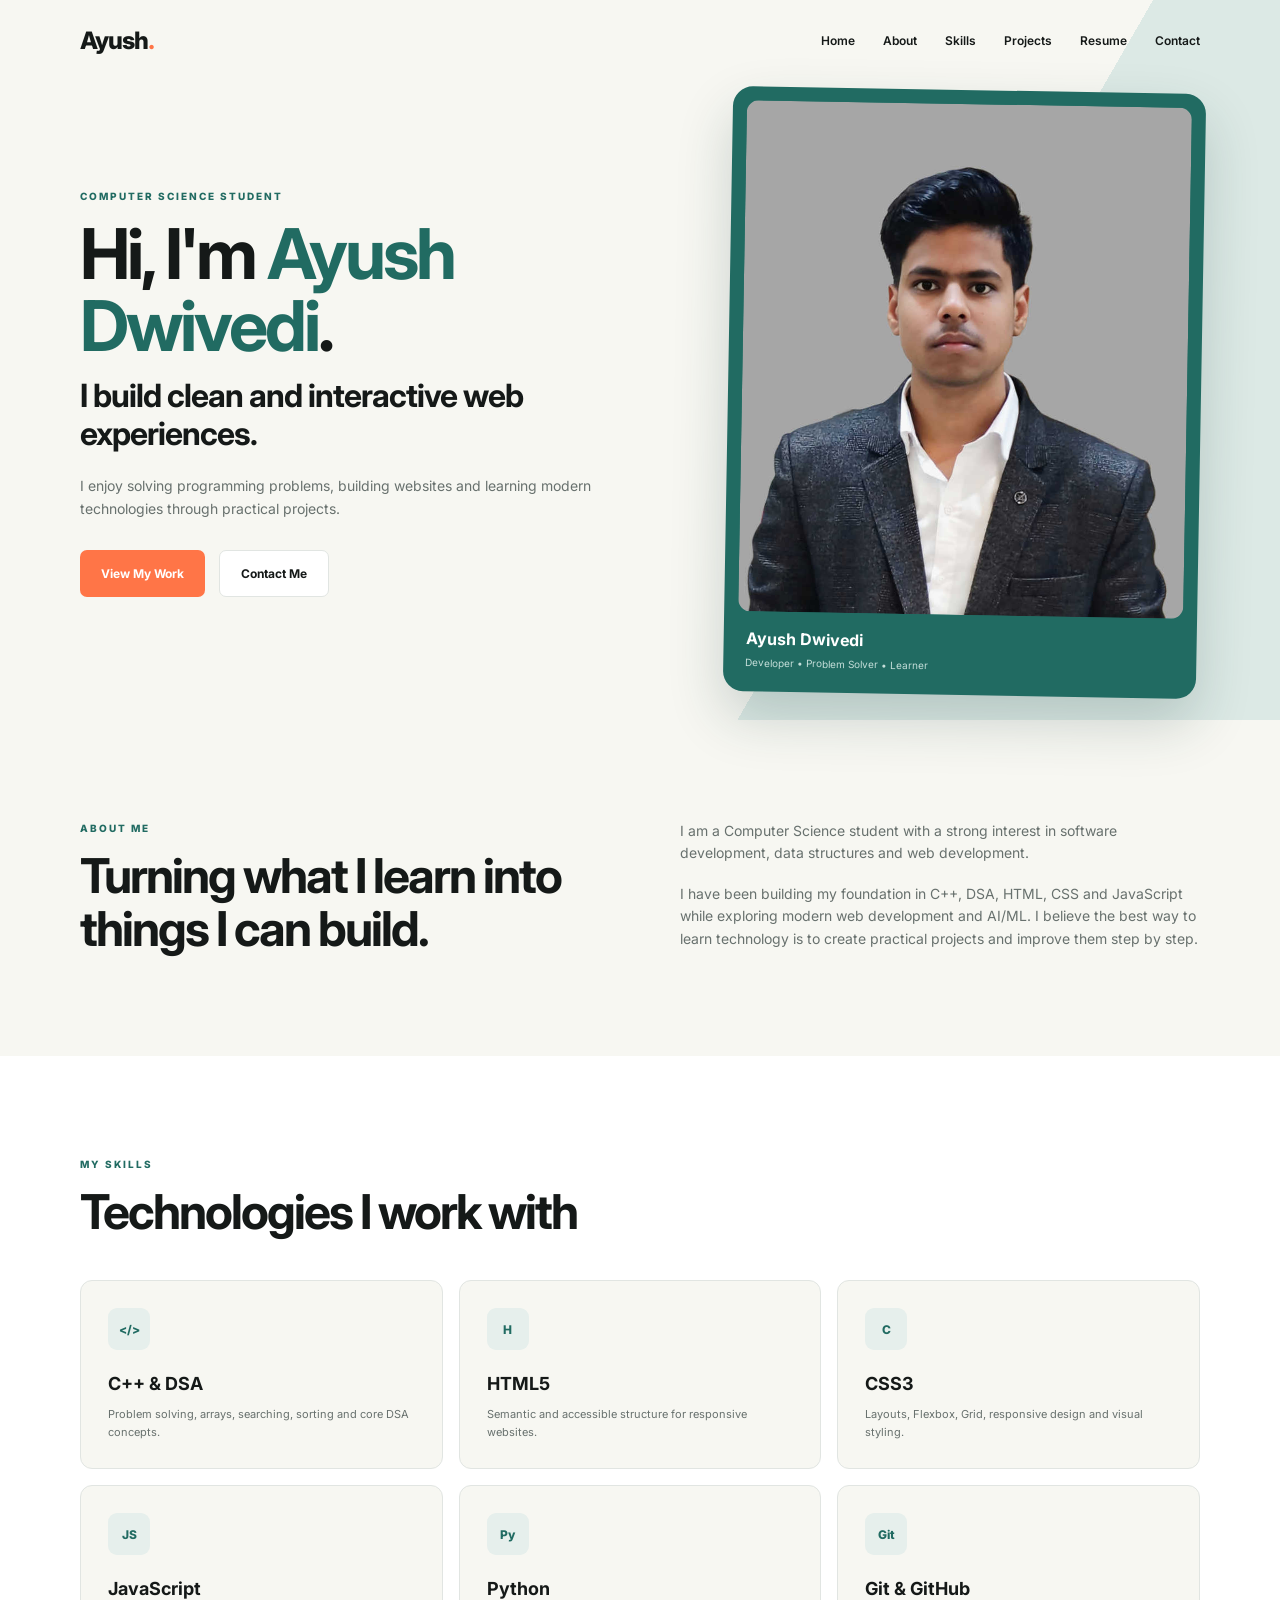
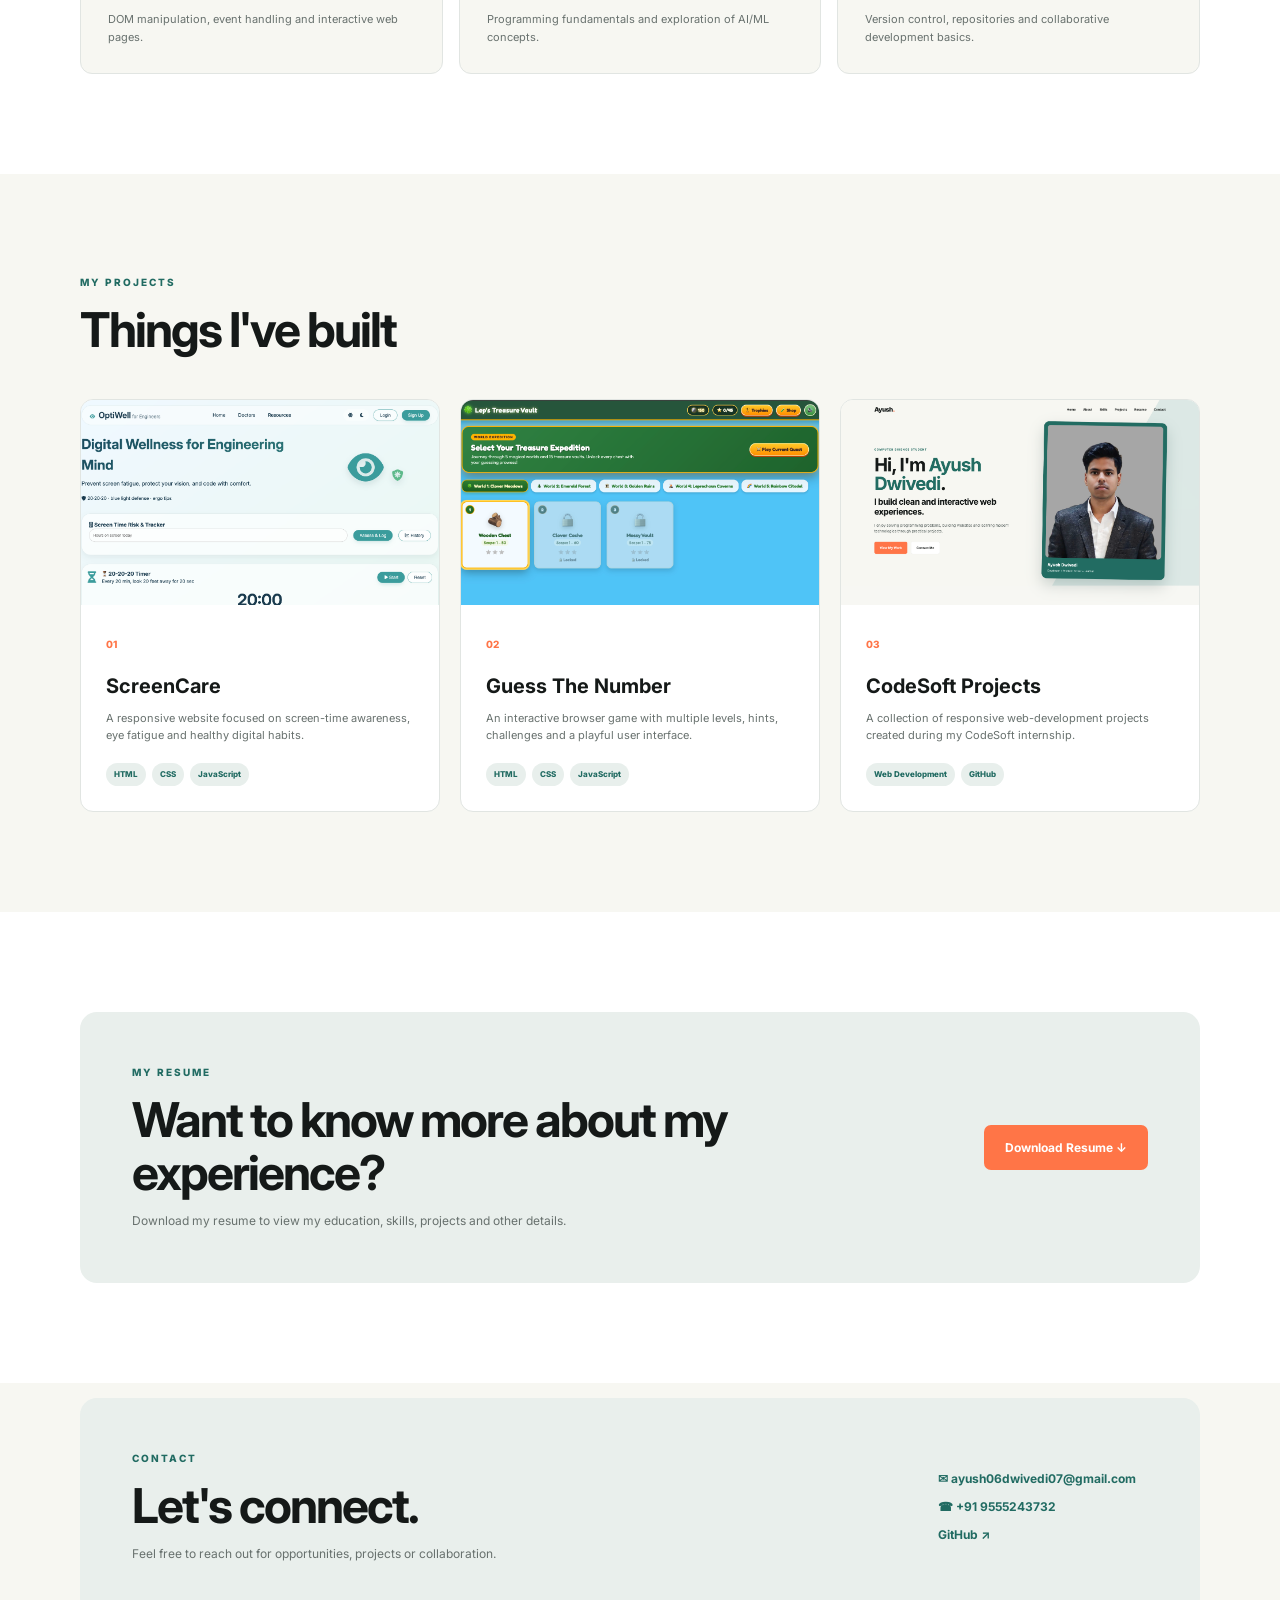
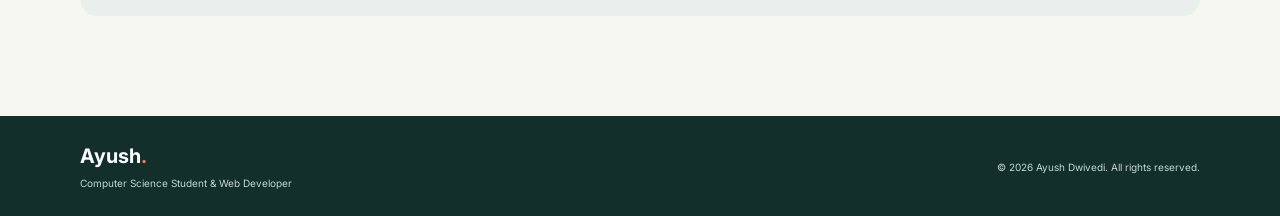
<file: codsoft_task1_complete_v2/task1/index.html>
<!DOCTYPE html>
<html lang="en">
<head>
    <meta charset="UTF-8">
    <meta name="viewport" content="width=device-width, initial-scale=1.0">
    <meta name="description" content="Ayush Dwivedi - Personal Portfolio">
    <title>Ayush Dwivedi | Portfolio</title>
    <link rel="preconnect" href="https://fonts.googleapis.com">
    <link rel="preconnect" href="https://fonts.gstatic.com" crossorigin>
    <link href="https://fonts.googleapis.com/css2?family=Inter:wght@400;500;600;700;800&display=swap" rel="stylesheet">
    <link rel="stylesheet" href="style.css">
</head>
<body>

<header class="header">
    <div class="container nav">
        <a href="#home" class="logo">Ayush<span>.</span></a>

        <button class="menu-btn" type="button" aria-label="Open navigation" aria-expanded="false">
            ☰
        </button>

        <nav class="nav-links">
            <a href="#home">Home</a>
            <a href="#about">About</a>
            <a href="#skills">Skills</a>
            <a href="#projects">Projects</a>
            <a href="#resume">Resume</a>
            <a href="#contact">Contact</a>
        </nav>
    </div>
</header>

<main>

<section class="hero" id="home">
    <div class="container hero-grid">
        <div class="hero-content">
            <p class="eyebrow">COMPUTER SCIENCE STUDENT</p>
            <h1>Hi, I'm <span>Ayush Dwivedi</span>.</h1>
            <h2>I build clean and interactive web experiences.</h2>
            <p class="hero-text">
                I enjoy solving programming problems, building websites and
                learning modern technologies through practical projects.
            </p>

            <div class="hero-buttons">
                <a class="btn primary" href="#projects">View My Work</a>
                <a class="btn secondary" href="#contact">Contact Me</a>
            </div>
        </div>

        <div class="profile-card">
            
            <img
                src="/codsoft_task1_complete_v2/task1/image.jpeg"
                alt="Profile portrait placeholder"
            >
            <div class="profile-caption">
                <strong>Ayush Dwivedi</strong>
                <span>Developer • Problem Solver • Learner</span>
            </div>
        </div>
    </div>
</section>

<section class="section" id="about">
    <div class="container two-column">
        <div>
            <p class="eyebrow">ABOUT ME</p>
            <h2>Turning what I learn into things I can build.</h2>
        </div>

        <div class="about-text">
            <p>
                I am a Computer Science student with a strong interest in
                software development, data structures and web development.
            </p>
            <p>
                I have been building my foundation in C++, DSA, HTML, CSS and
                JavaScript while exploring modern web development and AI/ML.
                I believe the best way to learn technology is to create
                practical projects and improve them step by step.
            </p>
        </div>
    </div>
</section>

<section class="section light" id="skills">
    <div class="container">
        <div class="section-heading">
            <p class="eyebrow">MY SKILLS</p>
            <h2>Technologies I work with</h2>
        </div>

        <div class="skills-grid">
            <div class="skill-card">
                <span class="skill-icon">&lt;/&gt;</span>
                <h3>C++ & DSA</h3>
                <p>Problem solving, arrays, searching, sorting and core DSA concepts.</p>
            </div>

            <div class="skill-card">
                <span class="skill-icon">H</span>
                <h3>HTML5</h3>
                <p>Semantic and accessible structure for responsive websites.</p>
            </div>

            <div class="skill-card">
                <span class="skill-icon">C</span>
                <h3>CSS3</h3>
                <p>Layouts, Flexbox, Grid, responsive design and visual styling.</p>
            </div>

            <div class="skill-card">
                <span class="skill-icon">JS</span>
                <h3>JavaScript</h3>
                <p>DOM manipulation, event handling and interactive web pages.</p>
            </div>

            <div class="skill-card">
                <span class="skill-icon">Py</span>
                <h3>Python</h3>
                <p>Programming fundamentals and exploration of AI/ML concepts.</p>
            </div>

            <div class="skill-card">
                <span class="skill-icon">Git</span>
                <h3>Git & GitHub</h3>
                <p>Version control, repositories and collaborative development basics.</p>
            </div>
        </div>
    </div>
</section>

<section class="section" id="projects">
    <div class="container">
        <div class="section-heading">
            <p class="eyebrow">MY PROJECTS</p>
            <h2>Things I've built</h2>
        </div>

        <div class="project-grid">

            <article class="project-card">
                <img
                    src="/codsoft_task1_complete_v2/task1/screen.png"
                    alt="Website interface on a laptop"
                >
                <div class="project-content">
                    <span class="project-number">01</span>
                    <h3>ScreenCare</h3>
                    <p>
                        A responsive website focused on screen-time awareness,
                        eye fatigue and healthy digital habits.
                    </p>
                    <div class="tags">
                        <span>HTML</span><span>CSS</span><span>JavaScript</span>
                    </div>
                </div>
            </article>

            <article class="project-card">
                <img
                    src="/codsoft_task1_complete_v2/task1/game.png"
                    alt="Gaming setup"
                >
                <div class="project-content">
                    <span class="project-number">02</span>
                    <h3>Guess The Number</h3>
                    <p>
                        An interactive browser game with multiple levels,
                        hints, challenges and a playful user interface.
                    </p>
                    <div class="tags">
                        <span>HTML</span><span>CSS</span><span>JavaScript</span>
                    </div>
                </div>
            </article>

            <article class="project-card">
                <img
                    src="/codsoft_task1_complete_v2/task1/project.png"
                    alt="Developer workspace with code"
                >
                <div class="project-content">
                    <span class="project-number">03</span>
                    <h3>CodeSoft Projects</h3>
                    <p>
                        A collection of responsive web-development projects
                        created during my CodeSoft internship.
                    </p>
                    <div class="tags">
                        <span>Web Development</span><span>GitHub</span>
                    </div>
                </div>
            </article>

        </div>
    </div>
</section>

<section class="section light resume-section" id="resume">
    <div class="container resume-box">
        <div>
            <p class="eyebrow">MY RESUME</p>
            <h2>Want to know more about my experience?</h2>
            <p>
                Download my resume to view my education, skills, projects
                and other details.
            </p>
        </div>

        <!-- Put your actual PDF in this folder and name it resume.pdf. -->
        <a class="btn primary" href="resume.pdf" download>
            Download Resume ↓
        </a>
    </div>
</section>

<section class="section contact-section" id="contact">
    <div class="container contact-box">
        <div>
            <p class="eyebrow">CONTACT</p>
            <h2>Let's connect.</h2>
            <p>Feel free to reach out for opportunities, projects or collaboration.</p>
        </div>

        <div class="contact-details">
            <a href="mailto:ayush06dwivedi07@gmail.com">✉ ayush06dwivedi07@gmail.com</a>
            <a href="tel:+91 9555243732">☎ +91 9555243732</a>
            <a href="https://github.com/ayushdwivedi6" target="_blank" rel="noopener">
                GitHub ↗
            </a>
        </div>
    </div>
</section>

</main>

<footer>
    <div class="container footer-content">
        <div>
            <strong>Ayush<span>.</span></strong>
            <p>Computer Science Student & Web Developer</p>
        </div>
        <p>© 2026 Ayush Dwivedi. All rights reserved.</p>
    </div>
</footer>

<script src="script.js"></script>
</body>
</html>
</file>
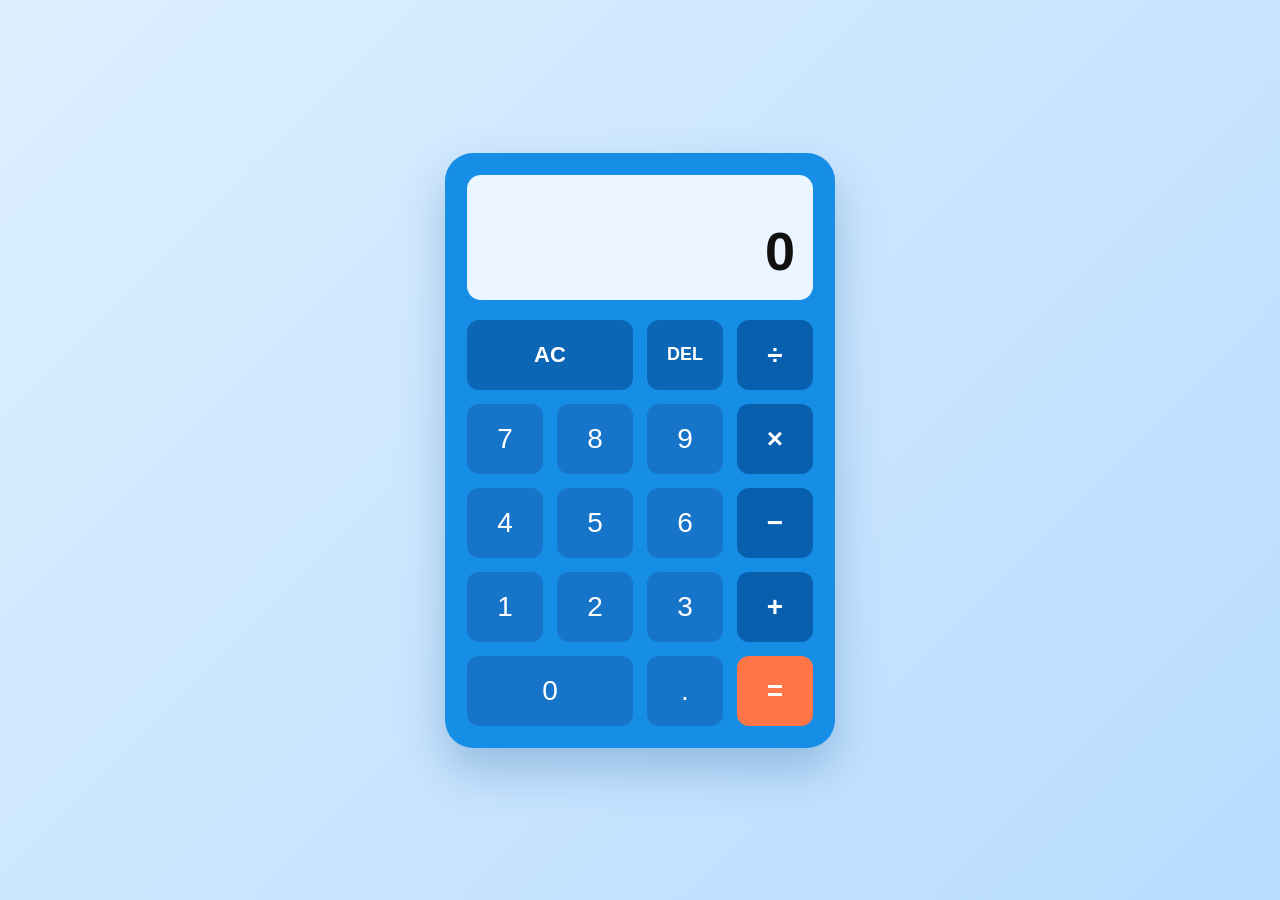
<file: codsoft_task1_complete_v2/task3/index.html>
<!DOCTYPE html>
<html lang="en">
<head>
    <meta charset="UTF-8">
    <meta name="viewport" content="width=device-width, initial-scale=1.0">
    <title>Calculator | CodeSoft Task 2</title>
    <link rel="stylesheet" href="style.css">
</head>
<body>

    <div class="calculator">
        <div class="display">
            <div id="previous-display"></div>
            <div id="current-display">0</div>
        </div>

        <div class="buttons">
            <button class="clear span-two" data-action="clear">AC</button>
            <button class="delete" data-action="delete">DEL</button>
            <button class="operator" data-operator="/">÷</button>

            <button data-number="7">7</button>
            <button data-number="8">8</button>
            <button data-number="9">9</button>
            <button class="operator" data-operator="*">×</button>

            <button data-number="4">4</button>
            <button data-number="5">5</button>
            <button data-number="6">6</button>
            <button class="operator" data-operator="-">−</button>

            <button data-number="1">1</button>
            <button data-number="2">2</button>
            <button data-number="3">3</button>
            <button class="operator" data-operator="+">+</button>

            <button class="zero span-two" data-number="0">0</button>
            <button data-number=".">.</button>
            <button class="equals" data-action="equals">=</button>
        </div>
    </div>

    <script src="script.js"></script>
</body>
</html>
</file>
<file: codsoft_task1_complete_v2/task1/style.css>
* {
    margin: 0;
    padding: 0;
    box-sizing: border-box;
}

:root {
    --background: #f7f7f2;
    --white: #ffffff;
    --dark: #151918;
    --muted: #68716e;
    --green: #216b62;
    --green-dark: #123f3a;
    --orange: #ff7547;
    --line: #e1e5e2;
}

html {
    scroll-behavior: smooth;
}

body {
    font-family: "Inter", Arial, sans-serif;
    color: var(--dark);
    background: var(--background);
    line-height: 1.6;
}

a {
    color: inherit;
    text-decoration: none;
}

.container {
    width: min(1120px, calc(100% - 40px));
    margin: auto;
}

/* Header */
.header {
    position: absolute;
    width: 100%;
    top: 0;
    z-index: 10;
}

.nav {
    min-height: 82px;
    display: flex;
    align-items: center;
    justify-content: space-between;
}

.logo {
    font-size: 24px;
    font-weight: 800;
    letter-spacing: -1px;
}

.logo span,
footer strong span {
    color: var(--orange);
}

.nav-links {
    display: flex;
    gap: 28px;
    font-size: 12px;
    font-weight: 600;
}

.nav-links a:hover {
    color: var(--green);
}

.menu-btn {
    display: none;
    border: 0;
    background: transparent;
    font-size: 25px;
    cursor: pointer;
}

/* Hero */
.hero {
    min-height: 720px;
    display: flex;
    align-items: center;
    background: linear-gradient(120deg, var(--background) 0 68%, #dce9e5 68%);
}

.hero-grid {
    display: grid;
    grid-template-columns: 1.1fr 0.9fr;
    gap: 70px;
    align-items: center;
    padding-top: 65px;
}

.eyebrow {
    color: var(--green);
    font-size: 10px;
    font-weight: 800;
    letter-spacing: 2px;
    margin-bottom: 14px;
}

.hero h1 {
    font-size: clamp(44px, 6vw, 70px);
    line-height: 1.03;
    letter-spacing: -3px;
}

.hero h1 span {
    color: var(--green);
}

.hero h2 {
    max-width: 580px;
    margin-top: 15px;
    font-size: clamp(22px, 3vw, 32px);
    line-height: 1.2;
    letter-spacing: -1px;
}

.hero-text {
    max-width: 560px;
    margin: 22px 0 30px;
    color: var(--muted);
    font-size: 14px;
}

.hero-buttons {
    display: flex;
    gap: 14px;
}

.btn {
    display: inline-flex;
    align-items: center;
    justify-content: center;
    padding: 13px 21px;
    border-radius: 7px;
    font-size: 12px;
    font-weight: 700;
    transition: transform 0.2s ease;
}

.btn:hover {
    transform: translateY(-2px);
}

.btn.primary {
    background: var(--orange);
    color: white;
}

.btn.secondary {
    background: white;
    border: 1px solid var(--line);
}

.profile-card {
    background: var(--green);
    padding: 14px;
    border-radius: 20px;
    box-shadow: 0 25px 55px rgba(24, 59, 54, 0.2);
    transform: rotate(1deg);
}

.profile-card img {
    display: block;
    width: 100%;
    aspect-ratio: 4 / 4.6;
    object-fit: cover;
    border-radius: 12px;
}

.profile-caption {
    padding: 15px 8px 7px;
    color: white;
}

.profile-caption strong,
.profile-caption span {
    display: block;
}

.profile-caption strong {
    font-size: 16px;
}

.profile-caption span {
    margin-top: 2px;
    color: #c4ded9;
    font-size: 10px;
}

/* Sections */
.section {
    padding: 100px 0;
}

.light {
    background: var(--white);
}

.two-column {
    display: grid;
    grid-template-columns: 1fr 1fr;
    gap: 80px;
}

.section h2,
.two-column h2,
.resume-box h2,
.contact-box h2 {
    font-size: clamp(32px, 4vw, 48px);
    line-height: 1.1;
    letter-spacing: -2px;
}

.about-text {
    color: var(--muted);
    font-size: 14px;
}

.about-text p + p {
    margin-top: 18px;
}

.section-heading {
    margin-bottom: 42px;
}

/* Skills */
.skills-grid {
    display: grid;
    grid-template-columns: repeat(3, 1fr);
    gap: 16px;
}

.skill-card {
    padding: 27px;
    background: var(--background);
    border: 1px solid var(--line);
    border-radius: 12px;
}

.skill-icon {
    display: grid;
    place-items: center;
    width: 42px;
    height: 42px;
    margin-bottom: 20px;
    border-radius: 9px;
    background: #e6efec;
    color: var(--green);
    font-size: 12px;
    font-weight: 800;
}

.skill-card h3 {
    font-size: 18px;
    margin-bottom: 7px;
}

.skill-card p {
    color: var(--muted);
    font-size: 11px;
}

/* Projects */
.project-grid {
    display: grid;
    grid-template-columns: repeat(3, 1fr);
    gap: 20px;
}

.project-card {
    overflow: hidden;
    background: white;
    border: 1px solid var(--line);
    border-radius: 13px;
}

.project-card img {
    display: block;
    width: 100%;
    height: 205px;
    object-fit: cover;
}

.project-content {
    padding: 25px;
}

.project-number {
    color: var(--orange);
    font-size: 10px;
    font-weight: 800;
}

.project-content h3 {
    margin: 14px 0 8px;
    font-size: 20px;
}

.project-content p {
    color: var(--muted);
    font-size: 11px;
}

.tags {
    display: flex;
    flex-wrap: wrap;
    gap: 6px;
    margin-top: 18px;
}

.tags span {
    padding: 5px 8px;
    border-radius: 20px;
    background: #e8efec;
    color: var(--green);
    font-size: 8px;
    font-weight: 800;
}

/* Resume */
.resume-box,
.contact-box {
    padding: 52px;
    border-radius: 17px;
    background: #e9efec;
    display: flex;
    align-items: center;
    justify-content: space-between;
    gap: 30px;
}

.resume-box > div {
    max-width: 680px;
}

.resume-box p:last-child,
.contact-box > div > p:last-child {
    margin-top: 12px;
    color: var(--muted);
    font-size: 12px;
}

/* Contact */
.contact-section {
    padding-top: 15px;
}

.contact-details {
    min-width: 210px;
}

.contact-details a {
    display: block;
    margin: 9px 0;
    color: var(--green);
    font-size: 12px;
    font-weight: 700;
}

.contact-details a:hover {
    text-decoration: underline;
}

/* Footer */
footer {
    background: #132f2c;
    color: #c7d4d1;
}

.footer-content {
    min-height: 100px;
    display: flex;
    align-items: center;
    justify-content: space-between;
    gap: 20px;
    font-size: 10px;
}

.footer-content strong {
    color: white;
    font-size: 20px;
}

.footer-content p {
    margin-top: 3px;
}

/* Responsive */
@media (max-width: 850px) {
    .nav-links {
        display: none;
    }

    .menu-btn {
        display: block;
    }

    .nav-links.open {
        position: absolute;
        top: 68px;
        right: 20px;
        display: flex;
        flex-direction: column;
        gap: 16px;
        padding: 22px;
        background: white;
        border-radius: 10px;
        box-shadow: 0 15px 35px rgba(0,0,0,.12);
    }

    .hero {
        padding: 100px 0 65px;
        background: var(--background);
    }

    .hero-grid,
    .two-column {
        grid-template-columns: 1fr;
        gap: 40px;
    }

    .profile-card {
        max-width: 500px;
    }

    .skills-grid,
    .project-grid {
        grid-template-columns: 1fr 1fr;
    }

    .resume-box,
    .contact-box {
        flex-direction: column;
        align-items: flex-start;
    }
}

@media (max-width: 550px) {
    .container {
        width: calc(100% - 28px);
    }

    .section {
        padding: 70px 0;
    }

    .hero h1 {
        letter-spacing: -2px;
    }

    .hero-buttons {
        flex-direction: column;
        align-items: flex-start;
    }

    .skills-grid,
    .project-grid {
        grid-template-columns: 1fr;
    }

    .resume-box,
    .contact-box {
        padding: 32px;
    }

    .footer-content {
        padding: 18px 0;
        flex-direction: column;
        align-items: flex-start;
    }
}
</file>
<file: codsoft_task1_complete_v2/task3/style.css>
* {
    margin: 0;
    padding: 0;
    box-sizing: border-box;
}

body {
    min-height: 100vh;
    display: flex;
    justify-content: center;
    align-items: center;
    padding: 24px;
    font-family: Arial, Helvetica, sans-serif;
    background: linear-gradient(135deg, #dcefff, #b8dcff);
}

.calculator {
    width: min(100%, 390px);
    padding: 22px;
    background: #168ee5;
    border-radius: 28px;
    box-shadow: 0 22px 45px rgba(0, 70, 130, 0.25);
}

.display {
    min-height: 125px;
    margin-bottom: 20px;
    padding: 18px;
    display: flex;
    flex-direction: column;
    justify-content: flex-end;
    align-items: flex-end;
    gap: 6px;
    overflow: hidden;
    border-radius: 14px;
    background: #eaf5ff;
    color: #101010;
}

#previous-display {
    min-height: 20px;
    max-width: 100%;
    color: #5c6b75;
    font-size: 16px;
    white-space: nowrap;
    overflow: hidden;
    text-overflow: ellipsis;
}

#current-display {
    max-width: 100%;
    font-size: clamp(38px, 10vw, 54px);
    font-weight: 600;
    white-space: nowrap;
    overflow: hidden;
    text-overflow: ellipsis;
}

.buttons {
    display: grid;
    grid-template-columns: repeat(4, 1fr);
    gap: 14px;
}

button {
    min-height: 70px;
    border: none;
    border-radius: 12px;
    background: #1674c9;
    color: white;
    font-size: 28px;
    cursor: pointer;
    transition: transform 0.12s ease, filter 0.12s ease;
}

button:hover {
    filter: brightness(1.12);
}

button:active {
    transform: scale(0.94);
}

button:focus-visible {
    outline: 3px solid white;
    outline-offset: 2px;
}

.operator {
    background: #075fae;
    font-weight: 700;
}

.clear {
    background: #0b66b5;
    font-size: 22px;
    font-weight: 700;
}

.delete {
    background: #0b66b5;
    font-size: 18px;
    font-weight: 700;
}

.equals {
    background: #ff7547;
    font-weight: 700;
}

.span-two {
    grid-column: span 2;
}

@media (max-width: 430px) {
    body {
        padding: 14px;
    }

    .calculator {
        padding: 16px;
        border-radius: 22px;
    }

    .buttons {
        gap: 10px;
    }

    button {
        min-height: 62px;
        font-size: 25px;
    }

    .display {
        min-height: 110px;
    }
}
</file>
